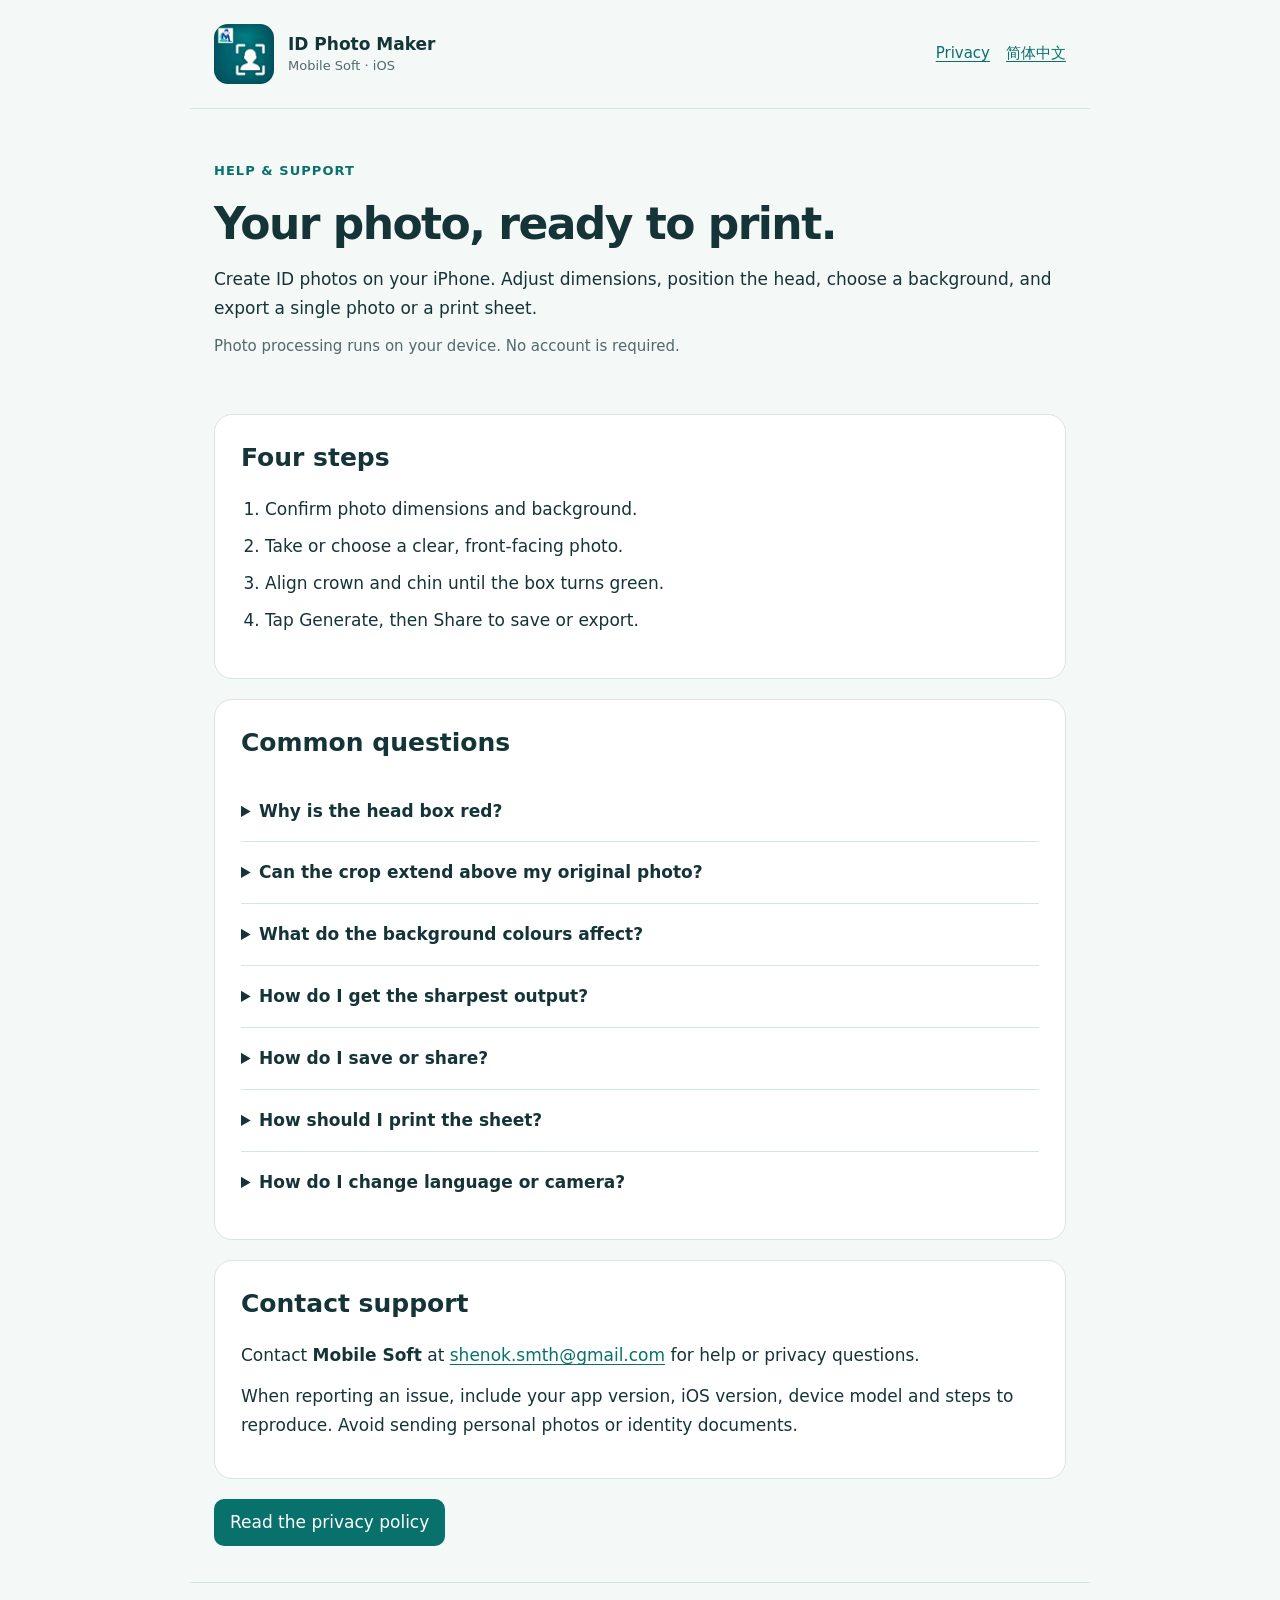
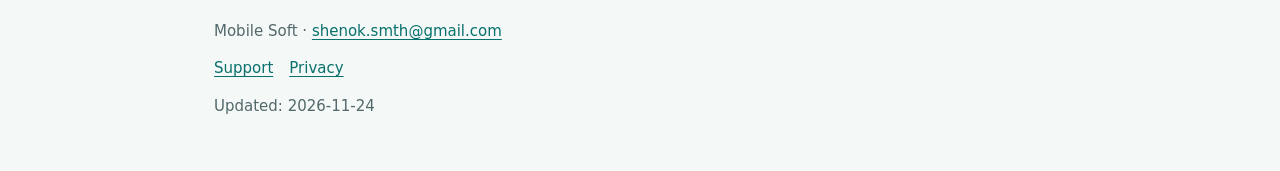
<file: docs/index.html>
<!doctype html>
<html lang="en-GB">
<head>
<meta charset="utf-8">
<meta name="viewport" content="width=device-width, initial-scale=1">
<title>Support · ID Photo Maker</title>
<meta name="description" content="Help and privacy information for ID Photo Maker by Mobile Soft.">
<link rel="icon" href="app-icon.png" type="image/png">
<link rel="stylesheet" href="style.css">
</head>
<body>
<a class="skip" href="#main">Skip to content</a>
<header><img src="app-icon.png" width="60" height="60" alt=""><div class="brand">ID Photo Maker<small>Mobile Soft · iOS</small></div><nav aria-label="Navigation"><a href="privacy.html">Privacy</a><a href="index.zh-Hans.html" lang="zh-Hans" hreflang="zh-Hans">简体中文</a></nav></header>
<main id="main"><section id="english" lang="en-GB">
<div class="intro"><span class="eyebrow">Help &amp; Support</span><h1>Your photo, ready to print.</h1><p>Create ID photos on your iPhone. Adjust dimensions, position the head, choose a background, and export a single photo or a print sheet.</p><p class="muted">Photo processing runs on your device. No account is required.</p></div>
<section class="card"><h2>Four steps</h2><ol><li>Confirm photo dimensions and background.</li><li>Take or choose a clear, front-facing photo.</li><li>Align crown and chin until the box turns green.</li><li>Tap Generate, then Share to save or export.</li></ol></section>
<section class="card"><h2>Common questions</h2>
<details><summary>Why is the head box red?</summary><p>After capture or import, the box checks the crop against your current dimensions. Drag inside to move it and drag the corners to resize it. Keep the crown, chin and sides of the head inside. If the crop needs more space, move the box, adjust the dimensions or choose a photo with more room.</p><p>A green box confirms framing only. Check the generated edges and background yourself. Head boxes are not detected on the live camera stream.</p></details>
<details><summary>Can the crop extend above my original photo?</summary><p>White, light grey, blue and red backgrounds can fill missing space above the source. Original-background mode requires the entire crop inside the photo. Missing space at the sides or bottom is still rejected.</p></details>
<details><summary>What do the background colours affect?</summary><p>They change the photo background, not the sheet separators. Light grey is RGB(240,240,240), blue is RGB(67,142,219), and red is RGB(255,0,0). Print separators stay medium grey. The original-photo preview keeps its original background; generate a new result after changing settings.</p></details>
<details><summary>How do I get the sharpest output?</summary><p>Keep Original Resolution is enabled by default. It retains pixels in the head-based crop. Turn it off to choose a fixed DPI. A print JPEG is limited to 20 megapixels; share the PDF for a sheet retaining the single photo's detail. More output pixels cannot restore detail missing from the source.</p></details>
<details><summary>How do I save or share?</summary><p>Use the share button under the single photo or print sheet. Choose Save to Photos or Share JPEG; the sheet also offers Share PDF. If Photos access is denied, use Open Settings to review the app's permission. Limited access also supports saving.</p></details>
<details><summary>How should I print the sheet?</summary><p>Use the configured paper size and 100% actual-size printing. Disable Fit to Page, Fill and borderless enlargement. Prefer PDF and measure one printed photo to confirm its physical dimensions.</p></details>
<details><summary>How do I change language or camera?</summary><p>Use the globe button for English or Simplified Chinese. The camera starts with the front lens; use the camera-switch icon for the rear lens. System pickers and permission prompts use iOS language settings.</p></details>
</section>
<section class="card" id="contact"><h2>Contact support</h2><p>Contact <strong>Mobile Soft</strong> at <a href="mailto:shenok.smth@gmail.com">shenok.smth@gmail.com</a> for help or privacy questions.</p><p>When reporting an issue, include your app version, iOS version, device model and steps to reproduce. Avoid sending personal photos or identity documents.</p></section>
<p><a class="button" href="privacy.html#english">Read the privacy policy</a></p>
</section></main>
<footer><p>Mobile Soft · <a href="mailto:shenok.smth@gmail.com">shenok.smth@gmail.com</a></p><a href="index.html">Support</a><a href="privacy.html">Privacy</a><p>Updated: <time datetime="2026-11-24">2026-11-24</time></p></footer>
</body></html>
</file>
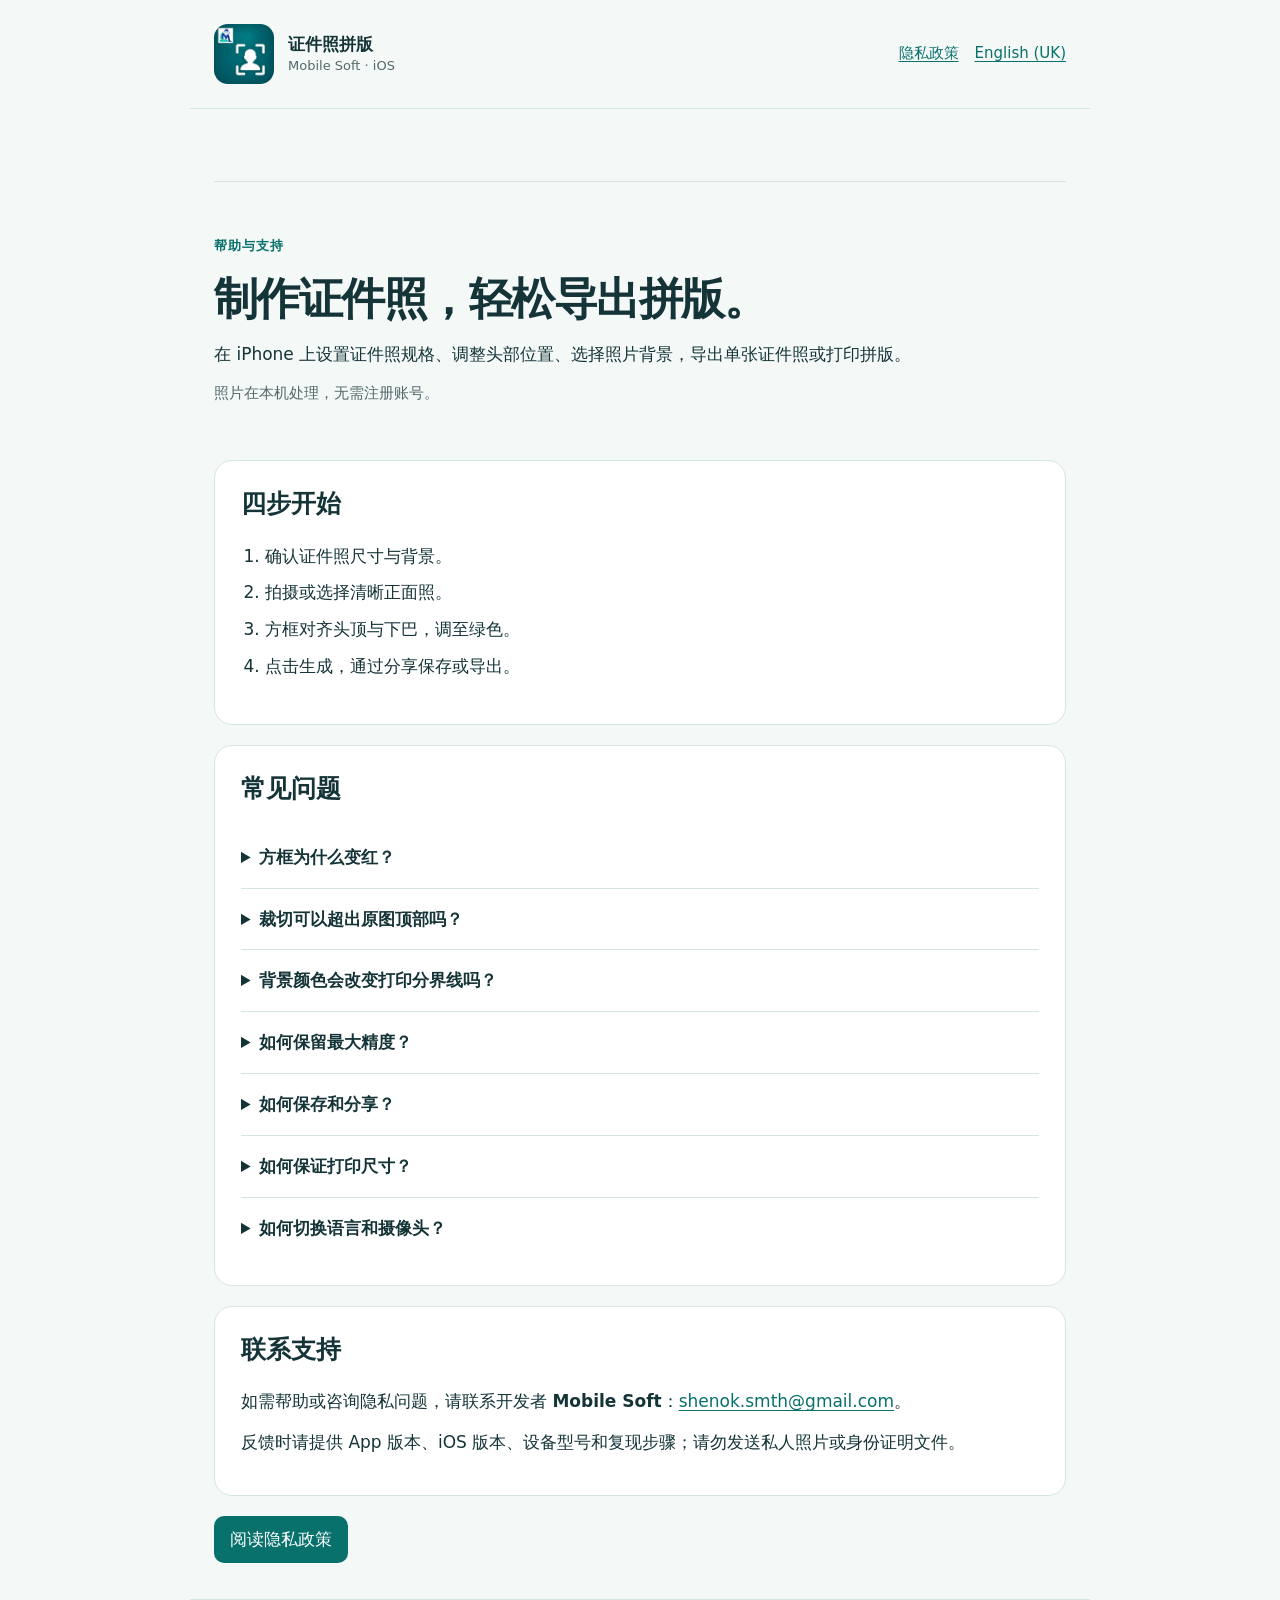
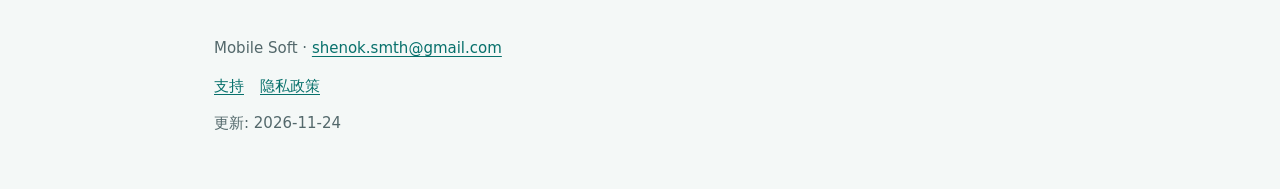
<file: docs/index.zh-Hans.html>
<!doctype html>
<html lang="zh-Hans">
<head>
<meta charset="utf-8">
<meta name="viewport" content="width=device-width, initial-scale=1">
<title>支持 · 证件照拼版</title>
<meta name="description" content="证件照拼版支持与隐私信息。">
<link rel="icon" href="app-icon.png" type="image/png">
<link rel="stylesheet" href="style.css">
</head>
<body>
<a class="skip" href="#main">跳到正文</a>
<header><img src="app-icon.png" width="60" height="60" alt=""><div class="brand">证件照拼版<small>Mobile Soft · iOS</small></div><nav aria-label="Navigation"><a href="privacy.zh-Hans.html">隐私政策</a><a href="index.html" lang="en-GB" hreflang="en-GB">English (UK)</a></nav></header>
<main id="main"><section id="chinese"class="language" lang="zh-Hans">
<div class="intro"><span class="eyebrow">帮助与支持</span><h1>制作证件照，轻松导出拼版。</h1><p>在 iPhone 上设置证件照规格、调整头部位置、选择照片背景，导出单张证件照或打印拼版。</p><p class="muted">照片在本机处理，无需注册账号。</p></div>
<section class="card"><h2>四步开始</h2><ol><li>确认证件照尺寸与背景。</li><li>拍摄或选择清晰正面照。</li><li>方框对齐头顶与下巴，调至绿色。</li><li>点击生成，通过分享保存或导出。</li></ol></section>
<section class="card"><h2>常见问题</h2>
<details><summary>方框为什么变红？</summary><p>拍摄或导入后，方框按当前规格检查裁切范围。拖动框内移动，拖动四角缩放，确保头顶、下巴和头部左右边缘都在框内。空间不足时，可移动方框、修改规格或更换留白更多的原图。</p><p>绿框仅表示取景范围合适，仍需检查生成后的边缘与背景；实时视频中不进行头框检测。</p></details>
<details><summary>裁切可以超出原图顶部吗？</summary><p>纯白、浅灰、蓝色、红色背景可补齐原图上方空白。原始背景要求整个裁切区域都在原图内；左右或底部空间不足仍会被拒绝。</p></details>
<details><summary>背景颜色会改变打印分界线吗？</summary><p>不会。设置改变照片背景；浅灰为 RGB(240,240,240)，蓝色为 RGB(67,142,219)，红色为 RGB(255,0,0)。打印分界线保持中灰色。原图预览保留原始背景，更改设置后需重新生成。</p></details>
<details><summary>如何保留最大精度？</summary><p>默认开启“保留原图分辨率”，保留根据头部大小计算出的裁切区域像素。关闭后可指定 DPI。打印 JPEG 上限为 2000 万像素，需要保留单张精度的拼版请分享 PDF；增加像素不能恢复原图缺失的细节。</p></details>
<details><summary>如何保存和分享？</summary><p>点击单张或打印拼版下的分享按钮，可保存到照片或分享 JPEG；拼版另可分享 PDF。照片权限被拒绝时，点“打开设置”检查授权；有限访问也可保存。</p></details>
<details><summary>如何保证打印尺寸？</summary><p>选择设定的纸张，使用 100% 实际大小打印，关闭适应页面、填满和无边距放大。优先使用 PDF，打印后用尺核对单张尺寸。</p></details>
<details><summary>如何切换语言和摄像头？</summary><p>地球按钮切换英文与简体中文。默认使用前置摄像头，可通过切换图标改用后置摄像头；系统选择器与权限弹窗使用 iOS 的语言设置。</p></details>
</section>
<section class="card" id="contact-zh"><h2>联系支持</h2><p>如需帮助或咨询隐私问题，请联系开发者 <strong>Mobile Soft</strong>：<a href="mailto:shenok.smth@gmail.com">shenok.smth@gmail.com</a>。</p><p>反馈时请提供 App 版本、iOS 版本、设备型号和复现步骤；请勿发送私人照片或身份证明文件。</p></section>
<p><a class="button" href="privacy.zh-Hans.html#chinese">阅读隐私政策</a></p>
</section></main>
<footer><p>Mobile Soft · <a href="mailto:shenok.smth@gmail.com">shenok.smth@gmail.com</a></p><a href="index.zh-Hans.html">支持</a><a href="privacy.zh-Hans.html">隐私政策</a><p>更新: <time datetime="2026-11-24">2026-11-24</time></p></footer>
</body></html>
</file>
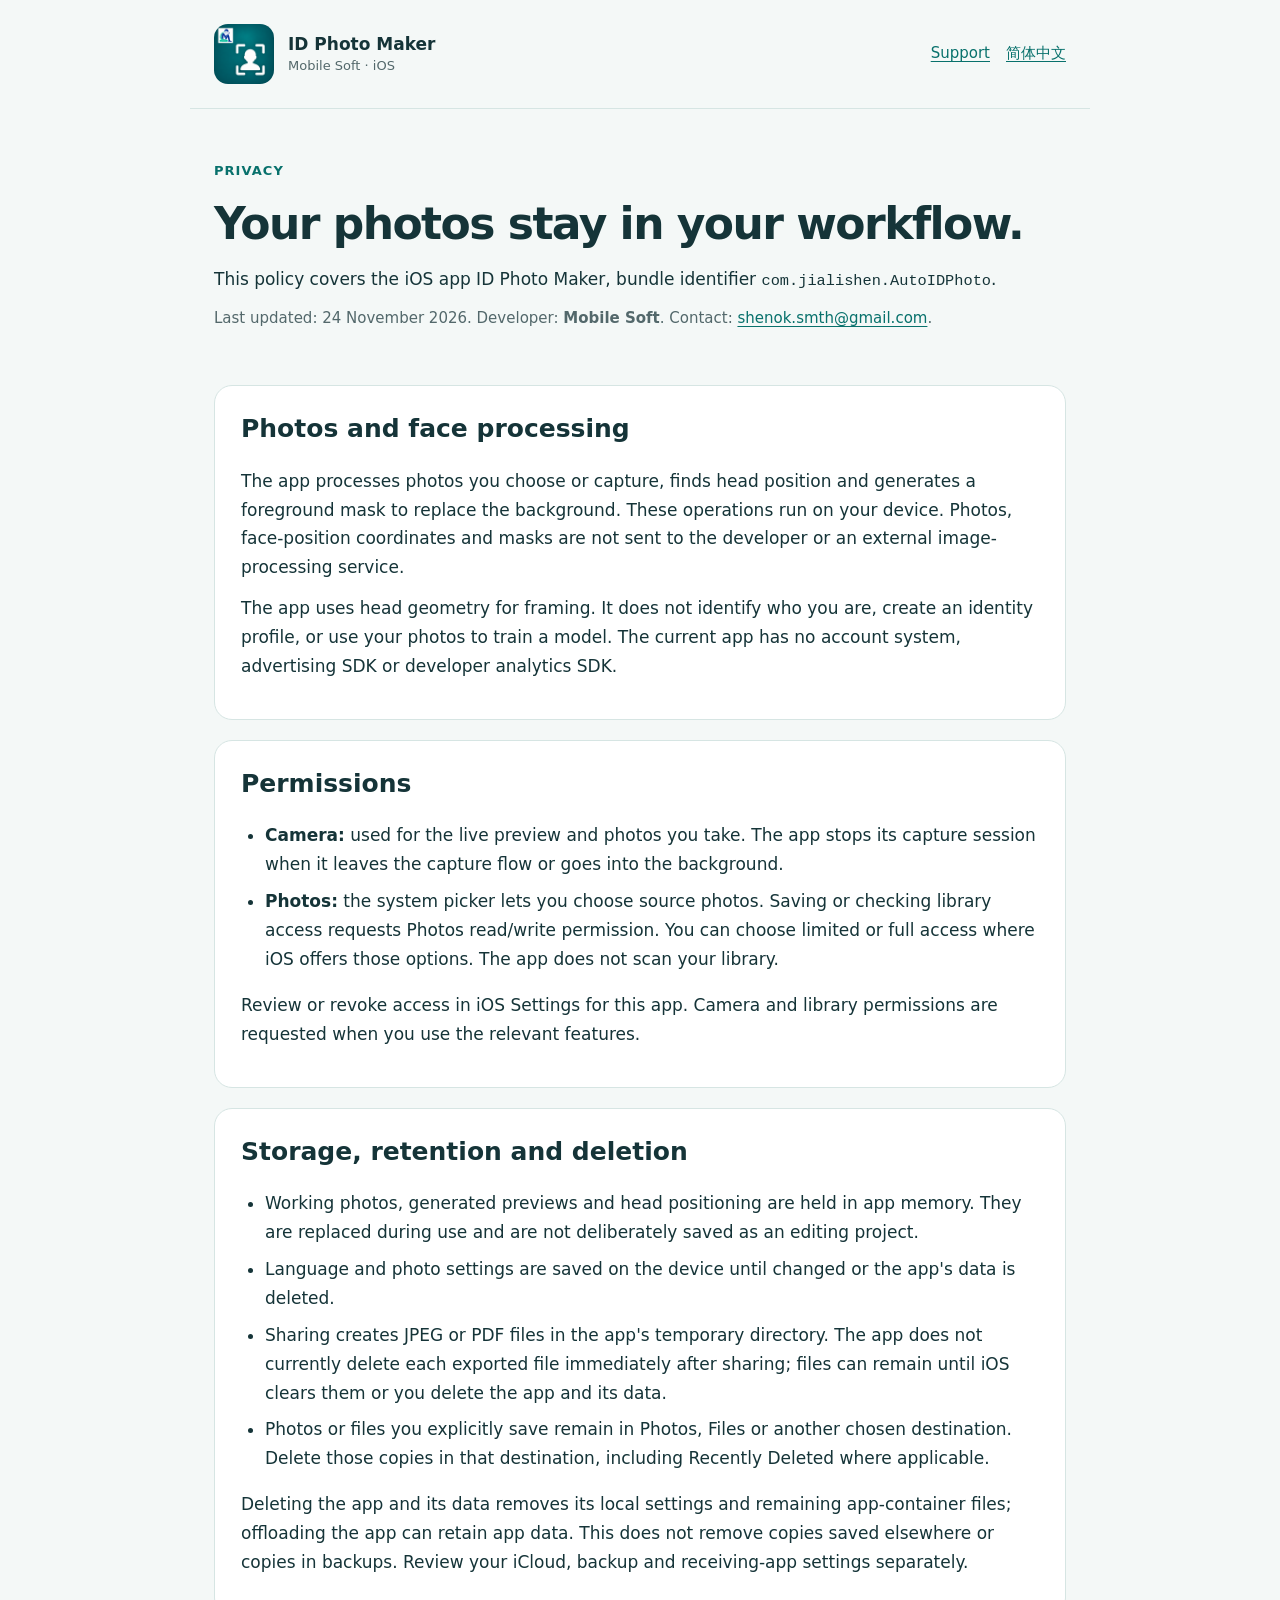
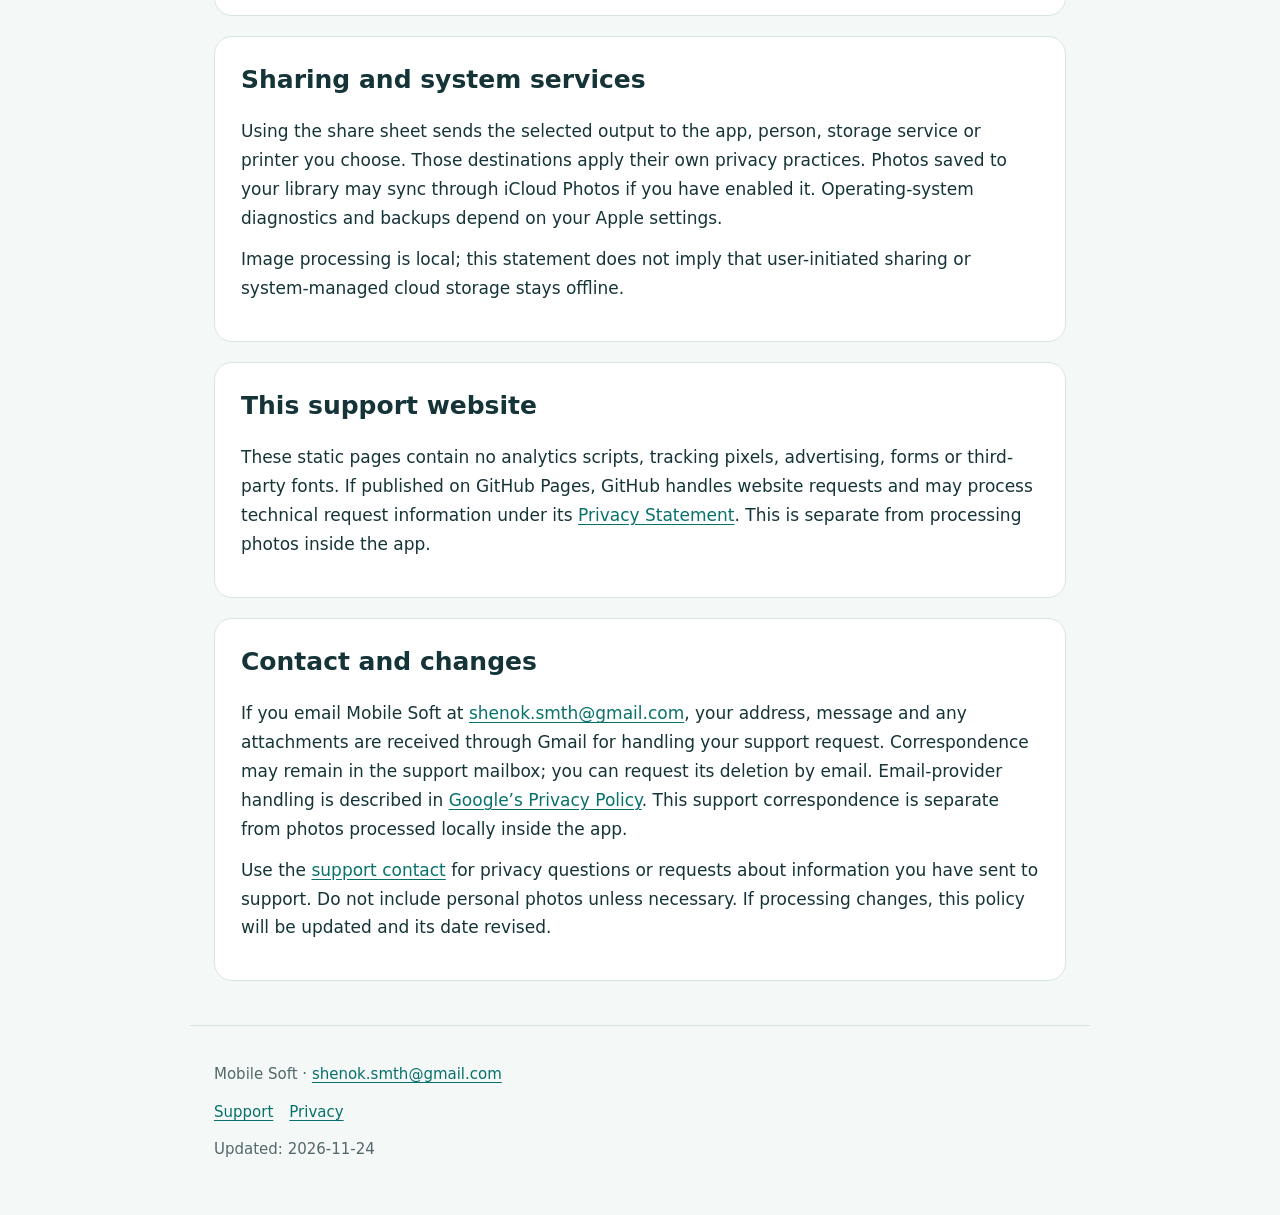
<file: docs/privacy.html>
<!doctype html>
<html lang="en-GB">
<head>
<meta charset="utf-8">
<meta name="viewport" content="width=device-width, initial-scale=1">
<title>Privacy Policy · ID Photo Maker</title>
<meta name="description" content="Help and privacy information for ID Photo Maker by Mobile Soft.">
<link rel="icon" href="app-icon.png" type="image/png">
<link rel="stylesheet" href="style.css">
</head>
<body>
<a class="skip" href="#main">Skip to content</a>
<header><img src="app-icon.png" width="60" height="60" alt=""><div class="brand">ID Photo Maker<small>Mobile Soft · iOS</small></div><nav aria-label="Navigation"><a href="index.html">Support</a><a href="privacy.zh-Hans.html" lang="zh-Hans" hreflang="zh-Hans">简体中文</a></nav></header>
<main id="main"><section id="english" lang="en-GB">
<div class="intro"><span class="eyebrow">Privacy</span><h1>Your photos stay in your workflow.</h1><p>This policy covers the iOS app ID Photo Maker, bundle identifier <code>com.jialishen.AutoIDPhoto</code>.</p><p class="muted">Last updated: 24 November 2026. Developer: <strong>Mobile Soft</strong>. Contact: <a href="mailto:shenok.smth@gmail.com">shenok.smth@gmail.com</a>.</p></div>
<section class="card"><h2>Photos and face processing</h2><p>The app processes photos you choose or capture, finds head position and generates a foreground mask to replace the background. These operations run on your device. Photos, face-position coordinates and masks are not sent to the developer or an external image-processing service.</p><p>The app uses head geometry for framing. It does not identify who you are, create an identity profile, or use your photos to train a model. The current app has no account system, advertising SDK or developer analytics SDK.</p></section>
<section class="card"><h2>Permissions</h2><ul><li><strong>Camera:</strong> used for the live preview and photos you take. The app stops its capture session when it leaves the capture flow or goes into the background.</li><li><strong>Photos:</strong> the system picker lets you choose source photos. Saving or checking library access requests Photos read/write permission. You can choose limited or full access where iOS offers those options. The app does not scan your library.</li></ul><p>Review or revoke access in iOS Settings for this app. Camera and library permissions are requested when you use the relevant features.</p></section>
<section class="card"><h2>Storage, retention and deletion</h2><ul><li>Working photos, generated previews and head positioning are held in app memory. They are replaced during use and are not deliberately saved as an editing project.</li><li>Language and photo settings are saved on the device until changed or the app's data is deleted.</li><li>Sharing creates JPEG or PDF files in the app's temporary directory. The app does not currently delete each exported file immediately after sharing; files can remain until iOS clears them or you delete the app and its data.</li><li>Photos or files you explicitly save remain in Photos, Files or another chosen destination. Delete those copies in that destination, including Recently Deleted where applicable.</li></ul><p>Deleting the app and its data removes its local settings and remaining app-container files; offloading the app can retain app data. This does not remove copies saved elsewhere or copies in backups. Review your iCloud, backup and receiving-app settings separately.</p></section>
<section class="card"><h2>Sharing and system services</h2><p>Using the share sheet sends the selected output to the app, person, storage service or printer you choose. Those destinations apply their own privacy practices. Photos saved to your library may sync through iCloud Photos if you have enabled it. Operating-system diagnostics and backups depend on your Apple settings.</p><p>Image processing is local; this statement does not imply that user-initiated sharing or system-managed cloud storage stays offline.</p></section>
<section class="card"><h2>This support website</h2><p>These static pages contain no analytics scripts, tracking pixels, advertising, forms or third-party fonts. If published on GitHub Pages, GitHub handles website requests and may process technical request information under its <a href="https://docs.github.com/en/site-policy/privacy-policies/github-general-privacy-statement">Privacy Statement</a>. This is separate from processing photos inside the app.</p></section>
<section class="card"><h2>Contact and changes</h2><p>If you email Mobile Soft at <a href="mailto:shenok.smth@gmail.com">shenok.smth@gmail.com</a>, your address, message and any attachments are received through Gmail for handling your support request. Correspondence may remain in the support mailbox; you can request its deletion by email. Email-provider handling is described in <a href="https://policies.google.com/privacy">Google’s Privacy Policy</a>. This support correspondence is separate from photos processed locally inside the app.</p><p>Use the <a href="index.html#contact">support contact</a> for privacy questions or requests about information you have sent to support. Do not include personal photos unless necessary. If processing changes, this policy will be updated and its date revised.</p></section>
</section></main>
<footer><p>Mobile Soft · <a href="mailto:shenok.smth@gmail.com">shenok.smth@gmail.com</a></p><a href="index.html">Support</a><a href="privacy.html">Privacy</a><p>Updated: <time datetime="2026-11-24">2026-11-24</time></p></footer>
</body></html>
</file>
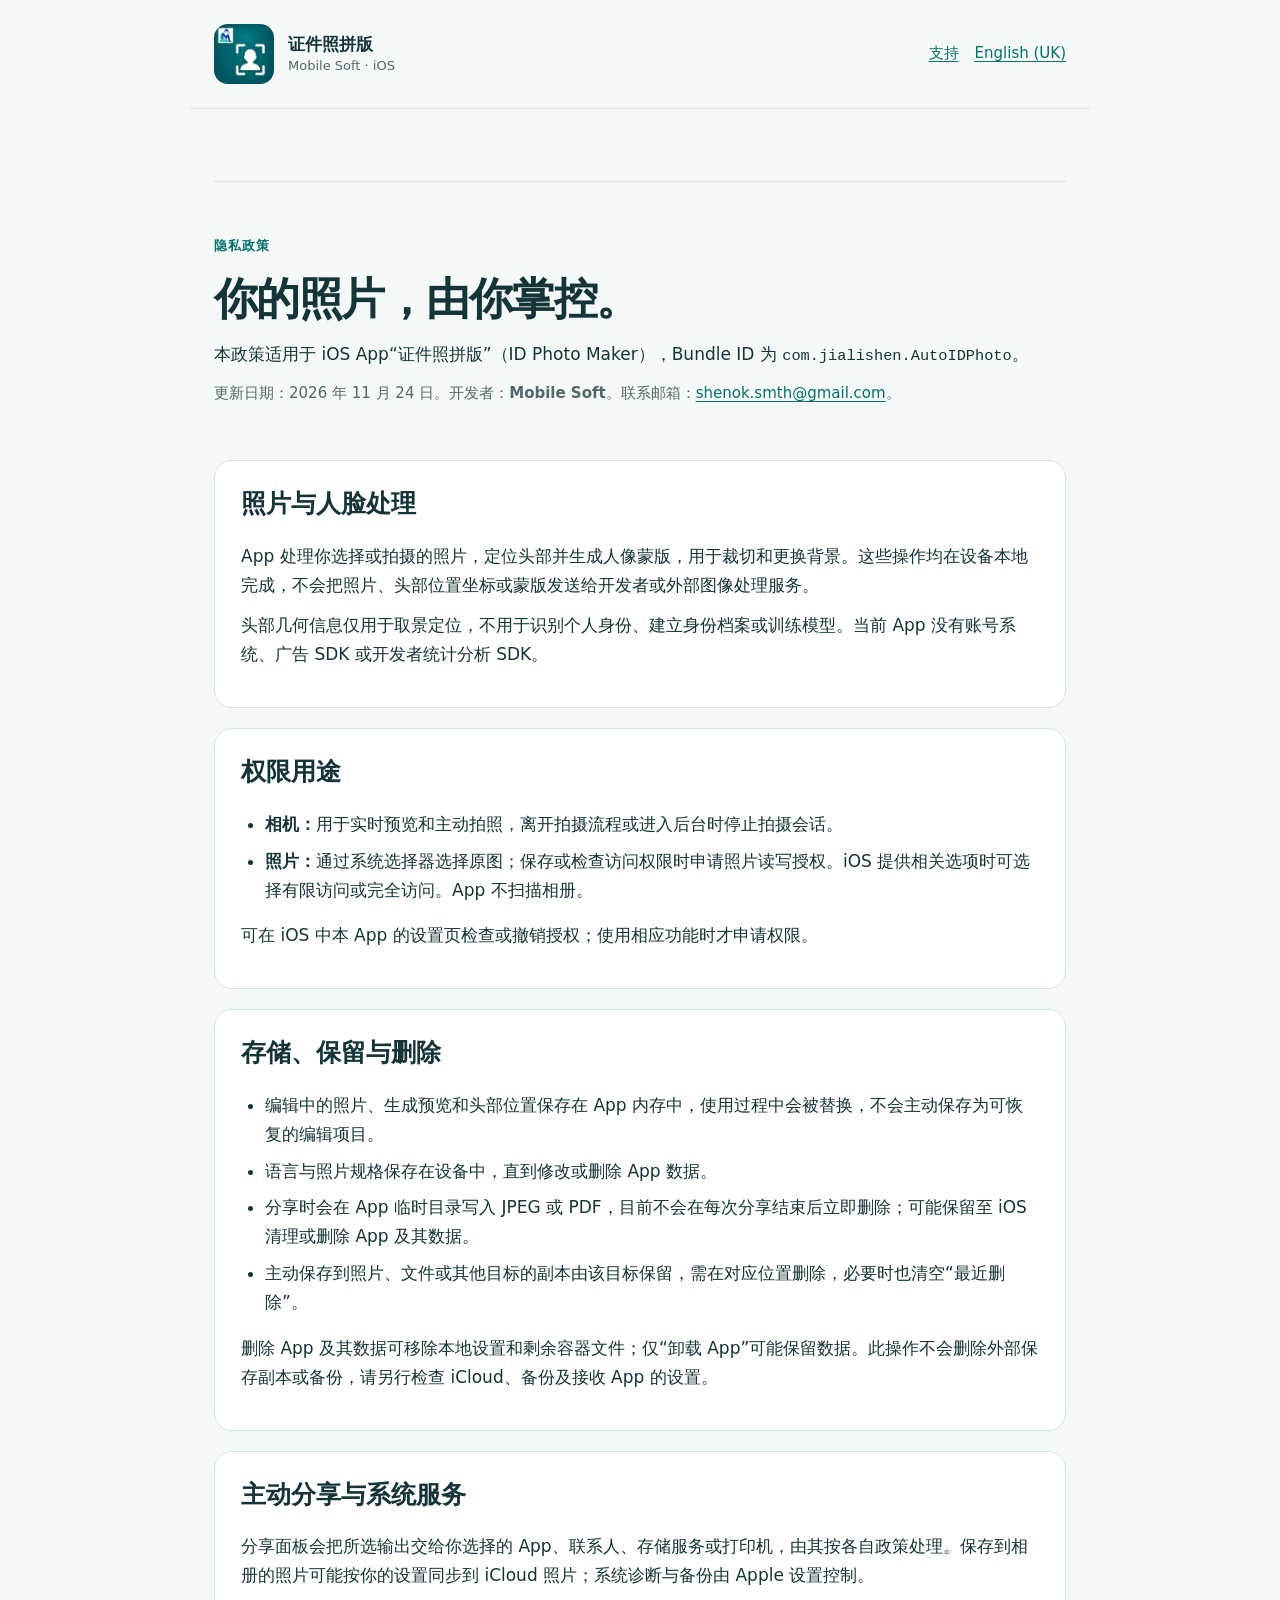
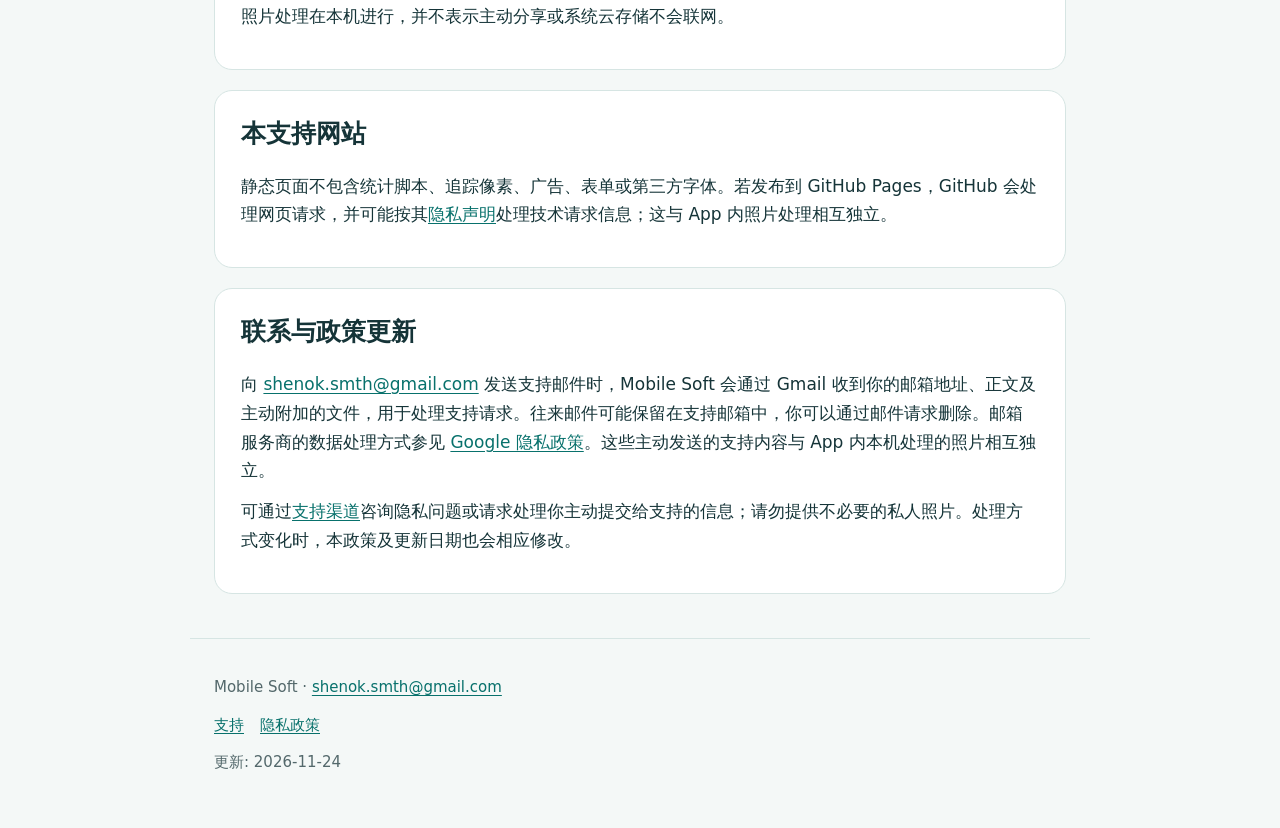
<file: docs/privacy.zh-Hans.html>
<!doctype html>
<html lang="zh-Hans">
<head>
<meta charset="utf-8">
<meta name="viewport" content="width=device-width, initial-scale=1">
<title>隐私政策 · 证件照拼版</title>
<meta name="description" content="证件照拼版支持与隐私信息。">
<link rel="icon" href="app-icon.png" type="image/png">
<link rel="stylesheet" href="style.css">
</head>
<body>
<a class="skip" href="#main">跳到正文</a>
<header><img src="app-icon.png" width="60" height="60" alt=""><div class="brand">证件照拼版<small>Mobile Soft · iOS</small></div><nav aria-label="Navigation"><a href="index.zh-Hans.html">支持</a><a href="privacy.html" lang="en-GB" hreflang="en-GB">English (UK)</a></nav></header>
<main id="main"><section id="chinese"class="language" lang="zh-Hans">
<div class="intro"><span class="eyebrow">隐私政策</span><h1>你的照片，由你掌控。</h1><p>本政策适用于 iOS App“证件照拼版”（ID Photo Maker），Bundle ID 为 <code>com.jialishen.AutoIDPhoto</code>。</p><p class="muted">更新日期：2026 年 11 月 24 日。开发者：<strong>Mobile Soft</strong>。联系邮箱：<a href="mailto:shenok.smth@gmail.com">shenok.smth@gmail.com</a>。</p></div>
<section class="card"><h2>照片与人脸处理</h2><p>App 处理你选择或拍摄的照片，定位头部并生成人像蒙版，用于裁切和更换背景。这些操作均在设备本地完成，不会把照片、头部位置坐标或蒙版发送给开发者或外部图像处理服务。</p><p>头部几何信息仅用于取景定位，不用于识别个人身份、建立身份档案或训练模型。当前 App 没有账号系统、广告 SDK 或开发者统计分析 SDK。</p></section>
<section class="card"><h2>权限用途</h2><ul><li><strong>相机：</strong>用于实时预览和主动拍照，离开拍摄流程或进入后台时停止拍摄会话。</li><li><strong>照片：</strong>通过系统选择器选择原图；保存或检查访问权限时申请照片读写授权。iOS 提供相关选项时可选择有限访问或完全访问。App 不扫描相册。</li></ul><p>可在 iOS 中本 App 的设置页检查或撤销授权；使用相应功能时才申请权限。</p></section>
<section class="card"><h2>存储、保留与删除</h2><ul><li>编辑中的照片、生成预览和头部位置保存在 App 内存中，使用过程中会被替换，不会主动保存为可恢复的编辑项目。</li><li>语言与照片规格保存在设备中，直到修改或删除 App 数据。</li><li>分享时会在 App 临时目录写入 JPEG 或 PDF，目前不会在每次分享结束后立即删除；可能保留至 iOS 清理或删除 App 及其数据。</li><li>主动保存到照片、文件或其他目标的副本由该目标保留，需在对应位置删除，必要时也清空“最近删除”。</li></ul><p>删除 App 及其数据可移除本地设置和剩余容器文件；仅“卸载 App”可能保留数据。此操作不会删除外部保存副本或备份，请另行检查 iCloud、备份及接收 App 的设置。</p></section>
<section class="card"><h2>主动分享与系统服务</h2><p>分享面板会把所选输出交给你选择的 App、联系人、存储服务或打印机，由其按各自政策处理。保存到相册的照片可能按你的设置同步到 iCloud 照片；系统诊断与备份由 Apple 设置控制。</p><p>照片处理在本机进行，并不表示主动分享或系统云存储不会联网。</p></section>
<section class="card"><h2>本支持网站</h2><p>静态页面不包含统计脚本、追踪像素、广告、表单或第三方字体。若发布到 GitHub Pages，GitHub 会处理网页请求，并可能按其<a href="https://docs.github.com/en/site-policy/privacy-policies/github-general-privacy-statement">隐私声明</a>处理技术请求信息；这与 App 内照片处理相互独立。</p></section>
<section class="card"><h2>联系与政策更新</h2><p>向 <a href="mailto:shenok.smth@gmail.com">shenok.smth@gmail.com</a> 发送支持邮件时，Mobile Soft 会通过 Gmail 收到你的邮箱地址、正文及主动附加的文件，用于处理支持请求。往来邮件可能保留在支持邮箱中，你可以通过邮件请求删除。邮箱服务商的数据处理方式参见 <a href="https://policies.google.com/privacy">Google 隐私政策</a>。这些主动发送的支持内容与 App 内本机处理的照片相互独立。</p><p>可通过<a href="index.zh-Hans.html#contact-zh">支持渠道</a>咨询隐私问题或请求处理你主动提交给支持的信息；请勿提供不必要的私人照片。处理方式变化时，本政策及更新日期也会相应修改。</p></section>
</section></main>
<footer><p>Mobile Soft · <a href="mailto:shenok.smth@gmail.com">shenok.smth@gmail.com</a></p><a href="index.zh-Hans.html">支持</a><a href="privacy.zh-Hans.html">隐私政策</a><p>更新: <time datetime="2026-11-24">2026-11-24</time></p></footer>
</body></html>
</file>
<file: docs/style.css>
:root{color-scheme:light;--ink:#153438;--muted:#53686b;--accent:#08716c;--line:#d6e5e3}
*{box-sizing:border-box}html{scroll-behavior:smooth;scroll-padding-top:1rem}body{margin:0;background:#f4f8f7;color:var(--ink);font:17px/1.7 system-ui,-apple-system,BlinkMacSystemFont,"Segoe UI",sans-serif}a{color:var(--accent);text-underline-offset:.2em}a:hover{text-decoration-thickness:2px}a:focus-visible,summary:focus-visible{outline:3px solid #b04a13;outline-offset:4px}.skip{position:absolute;top:-100px;left:12px;background:white;padding:10px}.skip:focus{top:8px}header,main,footer{max-width:900px;margin:auto;padding:24px}header{display:flex;align-items:center;gap:14px;border-bottom:1px solid var(--line)}header img{width:60px;height:60px;border-radius:14px}header .brand{font-weight:750;line-height:1.4}header .brand small{display:block;font-size:13px;font-weight:400;color:var(--muted)}nav{margin-left:auto;display:flex;gap:16px;flex-wrap:wrap;font-size:15px}h1{font-size:clamp(30px,6vw,44px);line-height:1.2;letter-spacing:-.035em;margin:14px 0}h2{font-size:25px;line-height:1.35;margin-top:0}h3{font-size:18px;margin:24px 0 8px}p{margin:12px 0}.intro{padding:22px 0}.eyebrow{color:var(--accent);font-size:13px;font-weight:750;letter-spacing:.08em;text-transform:uppercase}.muted,footer{color:var(--muted);font-size:15px}.card{background:white;border:1px solid var(--line);border-radius:18px;padding:26px;margin:20px 0}.notice{border-left:4px solid #b04a13;background:#fff4e9;padding:14px 18px;border-radius:8px;font-size:15px}.language{margin-top:48px;padding-top:26px;border-top:1px solid var(--line)}li{margin:8px 0}ol,ul{padding-left:24px}details{border-top:1px solid var(--line);padding:16px 0}details:first-of-type{border-top:0}summary{font-weight:650;cursor:pointer}footer{border-top:1px solid var(--line);padding-bottom:40px}footer a{margin-right:16px}code{font-size:.9em;overflow-wrap:anywhere}.buttons{display:flex;gap:14px;flex-wrap:wrap}.button{display:inline-block;background:var(--accent);color:white;text-decoration:none;padding:9px 16px;border-radius:10px}table{width:100%;border-collapse:collapse;font-size:15px}th,td{text-align:left;vertical-align:top;padding:12px 6px;border-bottom:1px solid var(--line)}th{color:var(--muted)}@media(max-width:540px){header,main,footer{padding:18px}header{flex-wrap:wrap}nav{margin-left:0;width:100%}.card{padding:20px}body{font-size:16px}}@media(prefers-reduced-motion:reduce){html{scroll-behavior:auto}}
</file>
